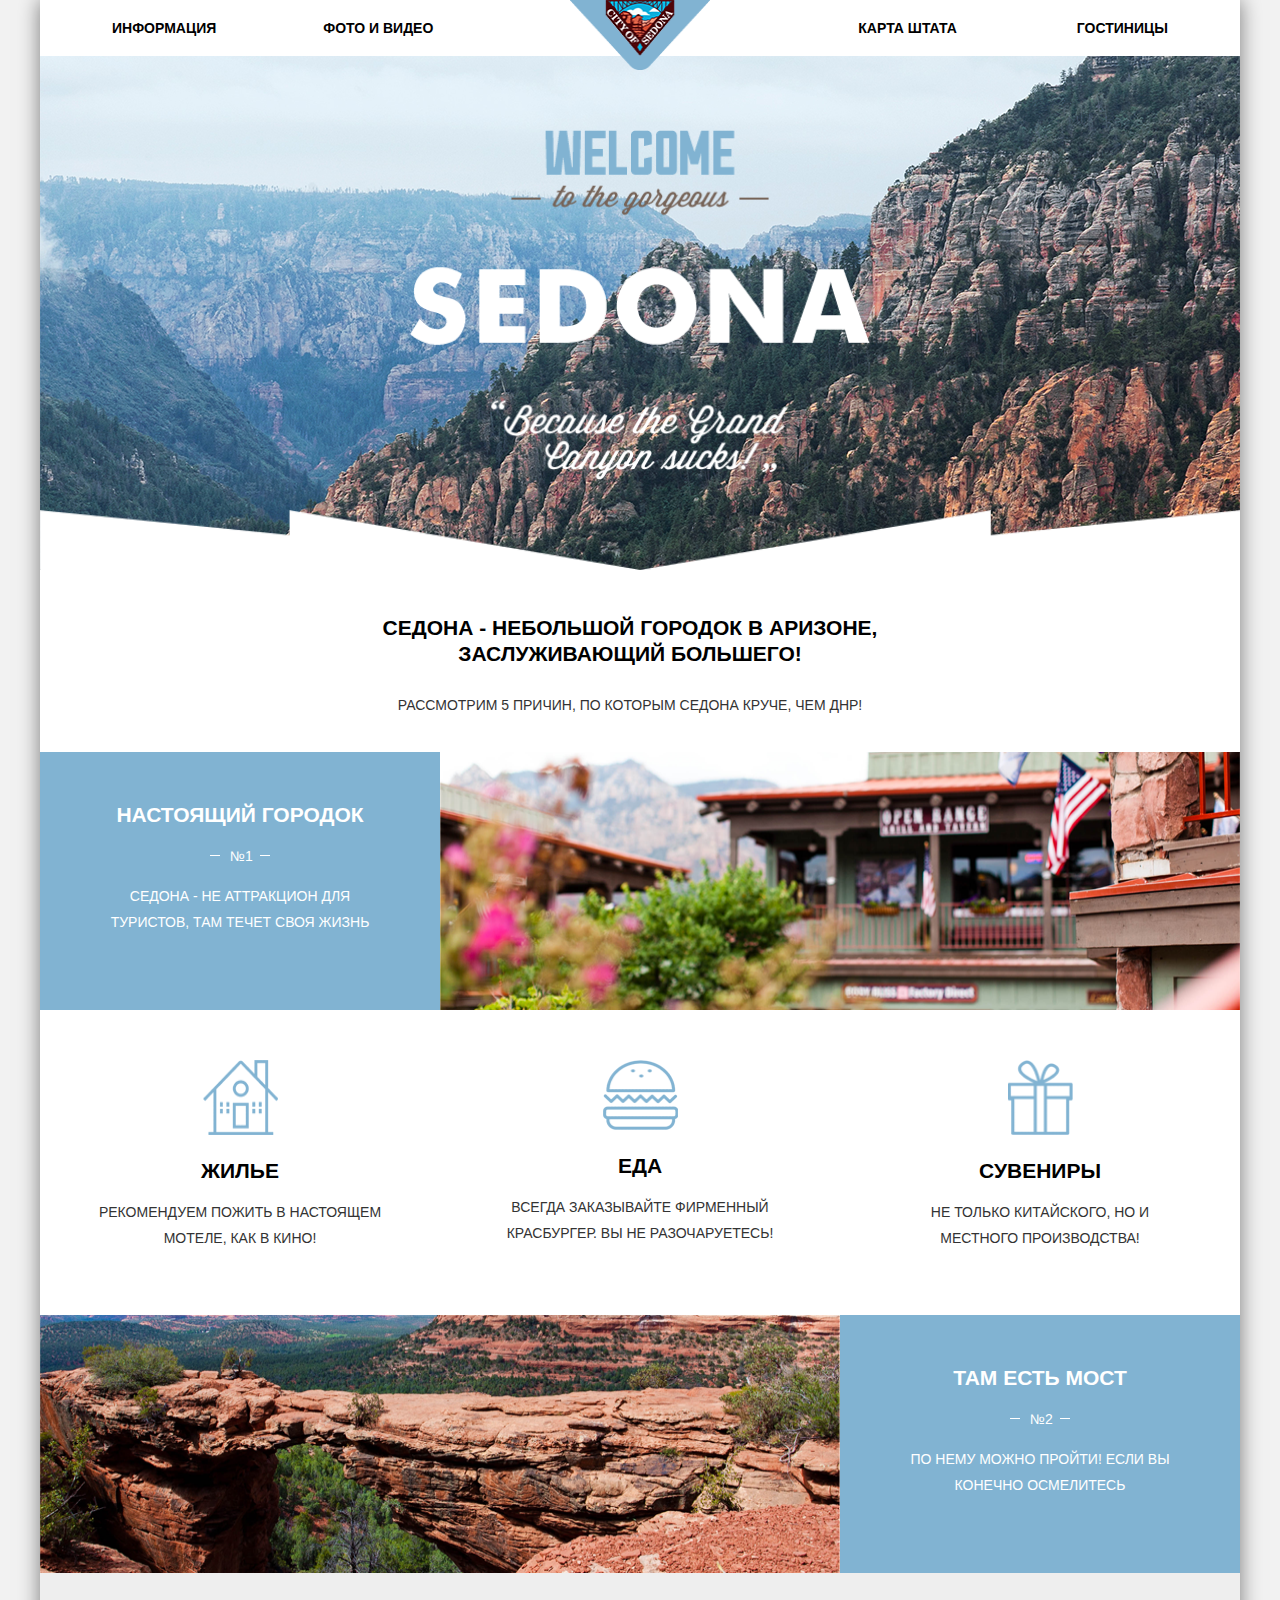
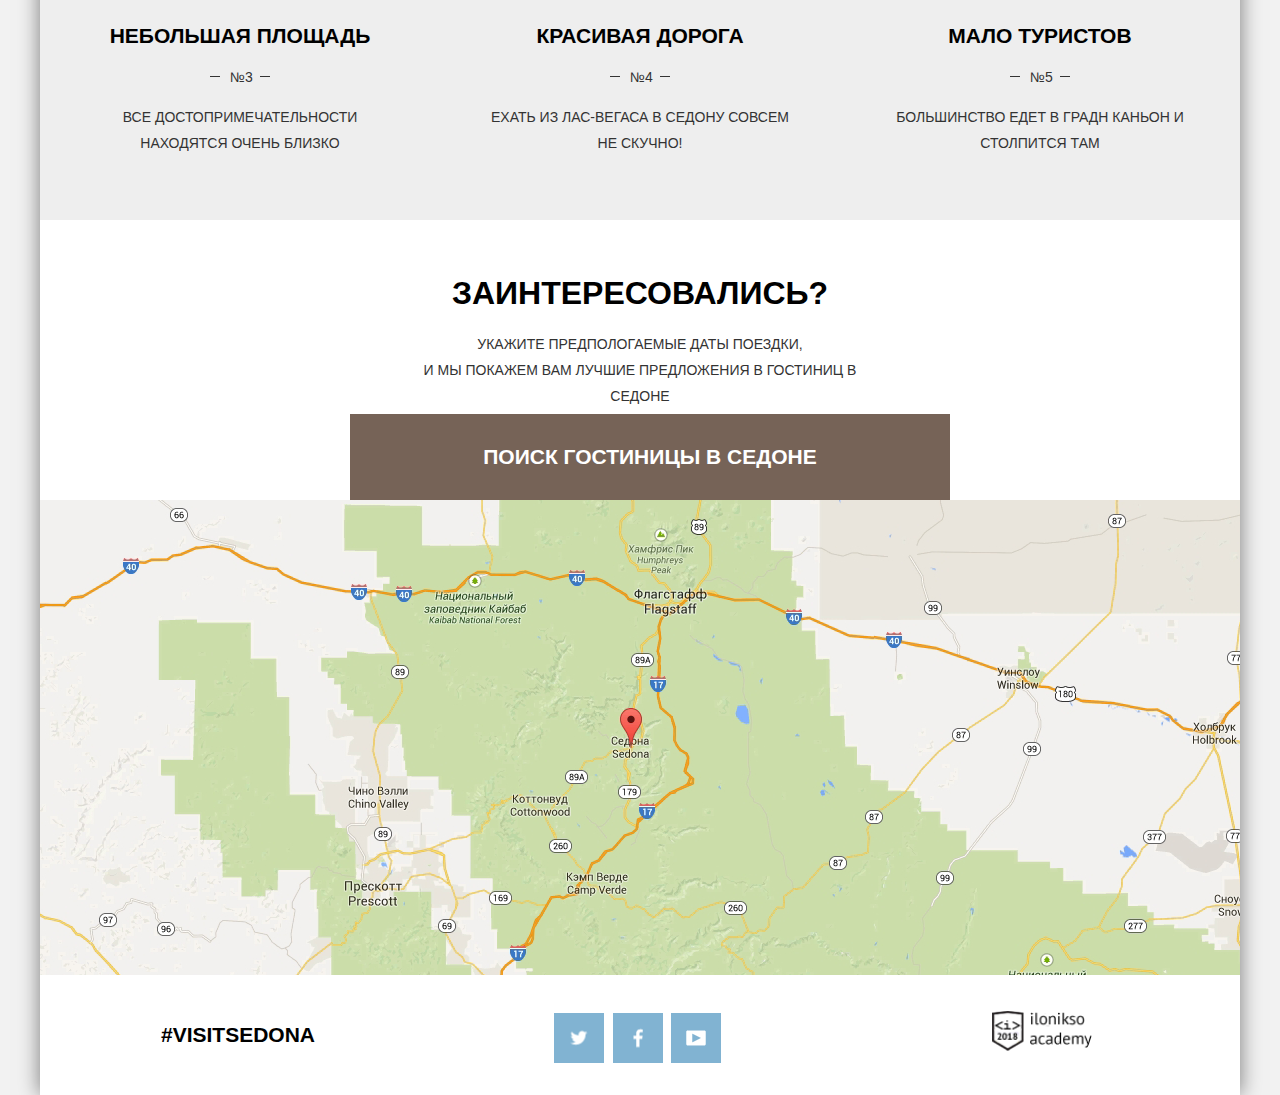
<file: index.html>
<!DOCTYPE html>
<html lang="en">
<head>
	<meta charset="UTF-8">
	<title>Sedona</title>
	<link rel="stylesheet" href="normalize.css">
	<link href="https://fonts.googleapis.com/css?family=Roboto:400,700" rel="stylesheet">
	<link rel="stylesheet" href="style.css">
	<link rel="icon" href="img/icon.png">
</head>
<body>
	<header class="index-header">
		<nav class="main-navigation">
			<ul class="main-menu">
				<li><a href="index.html">Информация</a></li>
				<li><a href="#">Фото и видео</a></li>
				<li><a href="#"><img src="img/sedona_logo.png" alt="Sedona logo" width="140" height="70"></a></li>
				<li><a href="#map">Карта штата</a></li>
				<li><a href="hotels.html">Гостиницы</a></li>
			</ul>
		</nav>
		<div class="header-image">
<!--			<img src="img/header_img.png" alt="logo image">-->
			
			<div class="header-image-text"><img src="img/header_img_text.png" alt="header-text" width="460" height="350"></div>
			<div class="header-image-add"><img src="img/header_img_add.png" alt="add-image" width="1200" height="60"></div>
		</div>
	</header>
	<main>
		<div class="header-article">
			<h2 class="header-title">Седона - небольшой городок в аризоне, заслуживающий большего!</h2>
			<p class="header-text">Рассмотрим 5 причин, по которым седона круче, чем днр!</p>
		</div>
		<div class="main-content">
			
			<div class="feature-wrap">
				<div class="feature feature-blue">
					<h3 class="feature-header">Настоящий городок</h3>
					<div class="feature-nmbr">№1</div>
					<p class="feature-text">Седона - не аттракцион для туристов, там течет своя жизнь</p>
				</div>
				<div class="sedona-img-right">
				<img src="img/img_rigth.png" alt="sedona-image-1" width="800" height="260">
				</div>
			</div>
			<div class="feature-wrap">
				<div class="feature main-feature col-right">
					<div class="main-feature-picture"><img src="img/feature_house.png" alt="house" width="75" height="75"></div>
					<h3 class="feature-header">Жилье</h3>
					<p class="feature-text">Рекомендуем пожить в настоящем мотеле, как в кино!</p>
				</div>
				<div class="feature main-feature col-center">
					<div class="main-feature-picture"><img src="img/feature_food.png" alt="food" width="75" height="70"></div>
					<h3 class="feature-header">Еда</h3>
					<p class="feature-text">Всегда заказывайте фирменный красбургер. Вы не разочаруетесь!</p>
				</div>
				<div class="feature main-feature">
					<div class="main-feature-picture"><img src="img/feature_gift.png" alt="gifts" width="65" height="75"></div>
					<h3 class="feature-header">Сувениры</h3>
					<p class="feature-text">Не только китайского, но и местного производства!</p>
				</div>
			</div>
			<div class="feature-wrap">
				<div class="sedona-img-left"><img src="img/img_left.png" alt="sedona-image-2" width="800" height="260"></div>
				<div class="feature feature-blue">
					<h3 class="feature-header">Там есть мост</h3>
					<div class="feature-nmbr">№2</div>
					<p class="feature-text">По нему можно пройти! Если вы конечно осмелитесь</p>
				</div>
			</div>
			<div class="feature-wrap">
				<div class="feature">
					<h3 class="feature-header">Небольшая площадь</h3>
					<div class="feature-nmbr">№3</div>
					<p class="feature-text">Все достопримечательности находятся очень близко</p>
				</div>
				<div class="feature">
					<h3 class="feature-header">Красивая дорога</h3>
					<div class="feature-nmbr">№4</div>
					<p class="feature-text">Ехать из Лас-Вегаса в Седону совсем не скучно!</p>
				</div>
				<div class="feature">
					<h3 class="feature-header">Мало туристов</h3>
					<div class="feature-nmbr">№5</div>
					<p class="feature-text">Большинство едет в Градн Каньон и столпится там</p>
				</div>
			</div>
			<div class="search-block">
				<div class="search-item">
					<h2 class="searh-title">Заинтересовались?</h2>
					<p class="search-text">Укажите предпологаемые даты поездки,<br> и мы покажем вам лучшие предложения в гостиниц в Седоне</p>
					<a href="" class="btn search-btn">Поиск гостиницы в седоне</a>
				</div>
				
				
			</div>
			
		</div>
		
	</main>
	<div class="map">
		<a name="map"></a>
		<iframe src="https://www.google.com/maps/embed?pb=!1m18!1m12!1m3!1d704576.0143903493!2d-112.00406483225447!3d34.88146310061349!2m3!1f0!2f0!3f0!3m2!1i1024!2i768!4f13.1!3m3!1m2!1s0x872da132f942b00d%3A0x5548c523fa6c8efd!2z0KHQtdC00L7QvdCwLCDQkNGA0LjQt9C-0L3QsCA4NjMzNiwg0KHQqNCQ!5e0!3m2!1sru!2sua!4v1517848163316" width="1200" height="475" frameborder="0" style="border:0" allowfullscreen></iframe>
		
	</div>
	
	<footer>
	<div class="footer-wrap">
		<div class="footer-hash ">#Visitsedona</div>
		<div class="social">
			<a href="" class="social-btn social-tw">Твитор</a>
			<a href="" class="social-btn social-fb">Фейбук</a>
			<a href="" class="social-btn social-yt">Ютаб</a>
		</div>
		<div class="producer">
			
			<a href="#"><img src="img/ilonikso_logo.png" alt="ilonikso_ltd" width="100" height="40"></a>
		</div>
		</div>
	</footer>
</body>
</html>
</file>
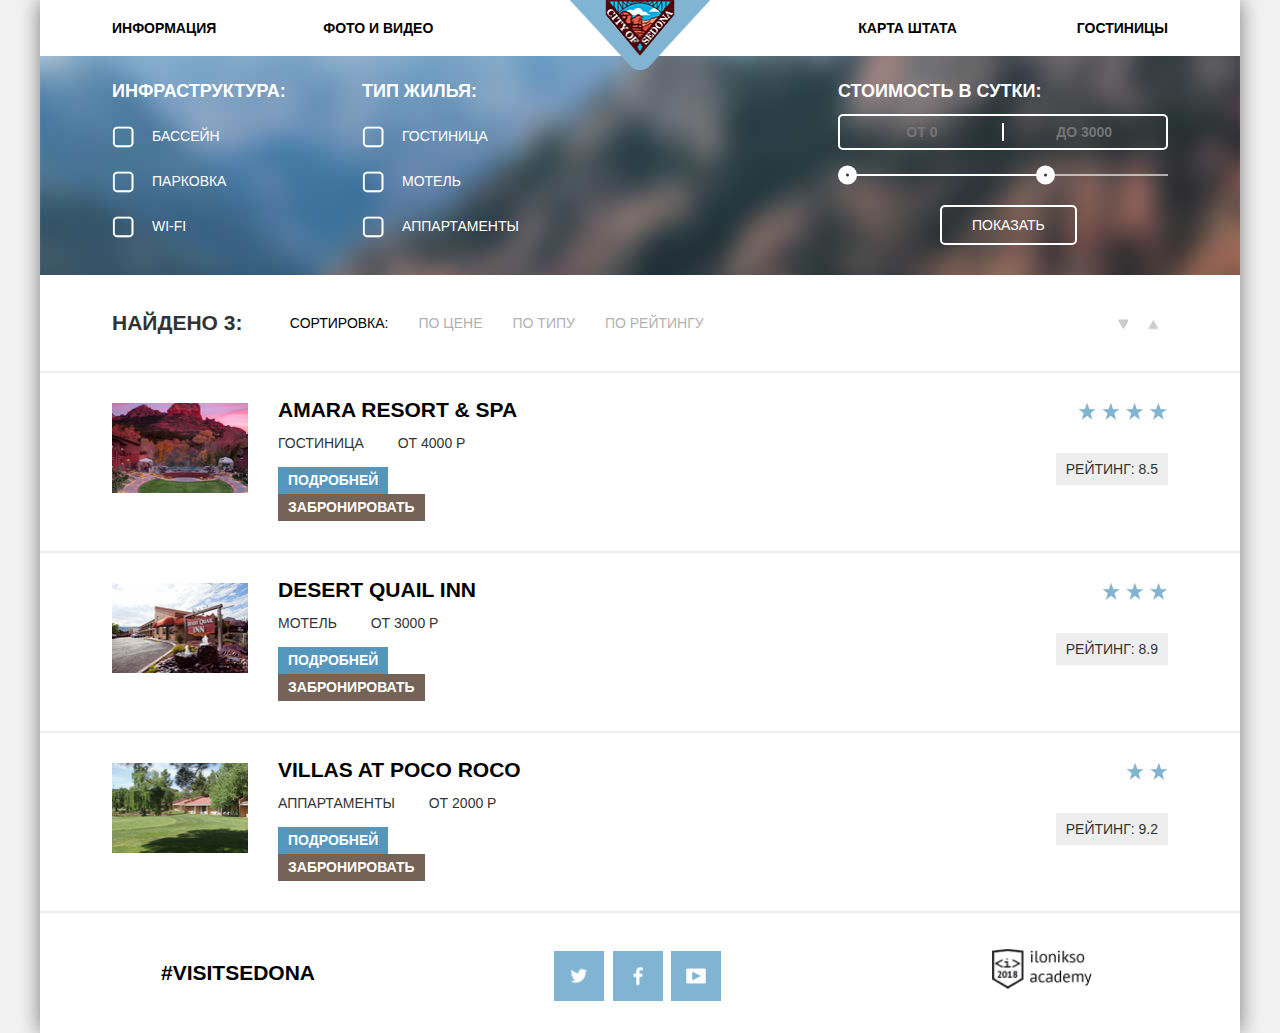
<file: hotels.html>
<!DOCTYPE html>
<html lang="en">
<head>
	<meta charset="UTF-8">
	<title>Sedona hotels</title>
	<link rel="stylesheet" href="normalize.css">
	<link href="https://fonts.googleapis.com/css?family=Roboto:400,700" rel="stylesheet">
	<link rel="stylesheet" href="style.css">
	
</head>
<body>
  <header class="hotels-header hotels-container ">
	<nav class="main-navigation clearfix">
			<ul class="main-menu">
				<li><a href="index.html">Информация</a></li>
				<li><a href="#">Фото и видео</a></li>
				<li><a href="#"><img src="img/sedona_logo.png" alt="Sedona logo" width="140" height="70"></a></li>
				<li><a href="index.html#map">Карта штата</a></li>
				<li><a href="#">Гостиницы</a></li>
			</ul>
		</nav>
		<div class="filter ">
		<form  action="" class="hotels-form " method="post">
			<div class="filter-list">
			<div class="filter-title">Инфраструктура:</div>
			<input type="checkbox" id="ch1"><label for="ch1"> Бассейн</label>
			<input type="checkbox" id="ch2"><label for="ch2"> Парковка</label>
			<input type="checkbox" id="ch3"><label for="ch3">Wi-Fi</label>
			</div>
			<div class="filter-list">
			<div class="filter-title">Тип жилья:</div>
			<input type="checkbox" id="ch4"><label for="ch4"> Гостиница</label>
			<input type="checkbox" id="ch5"><label for="ch5"> Мотель</label>
			<input type="checkbox" id="ch6"><label for="ch6"> Аппартаменты</label>
			</div>
			<div class="price">
				<div class="filter-title">Стоимость в сутки:</div>
				<div class="input-price">
			<input type="text" placeholder="От 0" name="min-price">
			<input type="text" placeholder="До 3000" name="max-price">
			</div>
			<div class="mark-block">
				<div class="mark-bar"></div>
					<div class="mark-bar-active"></div>
					<div class="mark mark-min"></div>
					<div class="mark mark-max"></div>
				
			</div>
			<button type="submit" class="form-btn">Показать</button>
			</div>
		</form>
		</div>
	</header>
	
<main class="hotels-container clearfix">
	<div class="sort clearfix">
		<div class="sort-title">Найдено 3:</div>
		
		<ul class="sort-list ">
			<li class="sort-item"><a>Сортировка:</a></li>
			<li class="sort-item"><a href="#">По цене</a></li>
			<li class="sort-item"><a href="#">По типу</a></li>
			<li class="sort-item"><a href="#">По рейтингу</a></li>
			<li class="sort-item"><a href="#">Вверх</a></li>
			<li class="sort-item"><a href="#">Вниз</a></li>
		</ul>
	</div>
	<div class="hotels-list">
		<div class="hotel-item clearfix">
			<div class="hotel-item-right">
			<div class="hotel-img"><img src="img/amara.png" alt="amara resort" width="136" height="90"></div>
			<div class="hotel-discr"><h2>Amara resort &amp; spa</h2>
			<span class="hotel-item-type">Гостиница</span>
			<span class="hotel-item-price">от 4000 Р</span>
			<a href="" class="btn">Подробней</a><a href="" class="btn add-btn">забронировать</a>
			</div>
			</div>
			<div class="rait-left">
				<div class="star 4-star"></div>
				<div class="raiting">Рейтинг: 8.5</div>
			</div>
		</div>
		<div class="hotel-item clearfix">
			<div class="hotel-item-right">
				<div class="hotel-img"><img src="img/desert.png" alt="amara resort" width="136" height="90"></div>
			<div class="hotel-discr"><h2>Desert quail inn</h2>
			<span class="hotel-item-type">Мотель</span>
			<span class="hotel-item-price">от 3000 Р</span>
			<a href="" class="btn">Подробней</a><a href="" class="btn add-btn">забронировать</a>
				</div></div>
			<div class="rait-left">
				<div class="star star-3"></div>
				<div class="raiting">Рейтинг: 8.9</div>
			</div>
		</div>
		<div class="hotel-item clearfix">
			<div class="hotel-item-right">
				<div class="hotel-img"><img src="img/villas.png" alt="amara resort" width="136" height="90"></div>
			<div class="hotel-discr"><h2>Villas at poco Roco</h2>
			<span class="hotel-item-type">Аппартаменты</span>
			<span class="hotel-item-price">от 2000 Р</span>
			<a href="" class="btn">Подробней</a><a href="" class="btn add-btn">забронировать</a>
				</div></div>
			<div class="rait-left">
				<div class="star star-2"></div>
				<div class="raiting">Рейтинг: 9.2</div>
			</div>
		</div>
	</div>
</main>
<footer>
	<div class="footer-wrap">
		<div class="footer-hash ">#Visitsedona</div>
		<div class="social">
			<a href="" class="social-btn social-tw">Твитор</a>
			<a href="" class="social-btn social-fb">Фейбук</a>
			<a href="" class="social-btn social-yt">Ютаб</a>
		</div>
		<div class="producer">
			
			<a href="#"><img src="img/ilonikso_logo.png" alt="ilonikso_ltd" width="100" height="40"></a>
		</div>
		</div>
	</footer>
</body>
</html>
</file>
<file: style.css>
html,
body {
 	width: 1200px;
    
    margin: 0 auto;
    padding: 0;
    
}
html {
	background: #f2f2f2;
}
body {
	font-family: 'PT Sans', sans-serif;
	font-weight: normal;
	line-height: 26px;
	font-size: 14px;
	text-transform: uppercase;
	color: #333333;
	background: #fff;
	box-shadow:  0 0 20px rgba(0,0,0,0.5);
}

body h2,
body h3 {
	line-height: 26px;
	font-size: 21px;
	color: #000000;
	
	margin-top: 25px;
	margin-bottom: 25px;
}

.container {
    width: 1200px;
    margin: 0 auto;
    padding: 0;
	
}
.clearfix:after {
    content: "";
    display: table;
    clear: both;
}

.main-navigation ul {
	margin: 0 6%;
	padding: 0;
	position: relative;
	background: #ffffff;
	z-index: 100;
	
}
.main-navigation::before{
	content: "";
	width: 100%;
	height: 56px;
	background-color: #fff;
	z-index: 10;
	
	position: absolute;
	top: 0;
	left: 0;
	
	
}
.main-navigation li {
	list-style: none;
}
.main-navigation a{
	display: inline-block;
	float: left;
	padding-top: 15px;
	padding-bottom: 15px;
	background-color: transparent;
	
	text-decoration: none;
	font-weight: 700;
	color: #000000;
	vertical-align: top;
	text-align: left;
	width: 20%;
}
.main-navigation li:nth-child(3) a {
	text-align: center;
	padding: 0;
}
.main-navigation li:nth-child(4) a,
.main-navigation li:nth-child(5) a{
	text-align: right;
}


.index-header {
	background-image: url("img/header_img.png") ;
	position:relative;
	width: 100%;
	height: 570px;
	
}
.header-image-text {
	position: absolute;
	left: 50%;
	top: 130px;
	transform: translate(-50%);
}
.header-image-add img {
	position: absolute;
	left: 0;
	bottom: 0;
}

.header-article {
	display: inline-block;
	
	text-align: center;
	width: 580px;
	margin-top: 20px;
	padding-bottom: 20px;
	margin-left: 25%;
	margin-right: 25%;
	
}
.feature-wrap {
	display: flex;
	
}
.feature-wrap img{
	padding: 0;
	margin: 0;
}
.feature {
	width: 33.33%;
	background-color: #eeeeee;
	
	text-align: center;
	padding: 50px;
	
	
	
	
}
.feature h3 {
	padding: 0;
	margin: 0;
	margin: 15px;
	margin-top: 0;
}
.feature-nmbr {
	padding-left: 20px;
	padding-right: 20px;
	
	width: 20px;
	margin: 0 auto;
	position: relative;
}
.feature-nmbr::before{
	content: '';
	width: 10px;
	height: 1px;
	background: #333;
	position: absolute;
	top: 50%;
	left: 0;
	margin-top: -1px;
}
.feature-nmbr::after{
	content: '';
	width: 10px;
	height: 1px;
	background: #333;
	position: absolute;
	top: 50%;
	right: 0;
	margin-top: -1px;
}
.feature-blue {
	background: #81b3d2;
	color: #fff;
	width: 33.33%;
}
.feature-blue .feature-nmbr::after,
.feature-blue .feature-nmbr::before {
	background: #fff;
}
.feature-blue h3 {
	color: #fff;
}

.sedona-img-right img,
.sedona-img-left img{
	margin-bottom: -10px;
}

.main-feature {
	background-color: #fff;
	
}
.main-feature h3{
	margin-top: 15px;
}
.search-block{
	text-align: center;
	display: block;
	margin: 0 auto;
	width: 480px;
	height: 180px;
	padding: 50px;
	
	position: relative;
}
.search-block h2 {
	font-size: 32px;
	margin-top: 10px;
}
.search-block a{
	text-decoration: none;
	font-weight: bold;
	display: block;
	padding-top: 30px;
	padding-bottom: 30px;
	color: #fff;
	width: 100%;
	background-color: #766357;
	font-size: 21px;
	line-height: 26px;
	margin-top: 40px;
	margin-bottom: 0;
	position: absolute;
	bottom: 0;
	left: 0;
}
.map {
	display: block;
	float: left;
	height: 475px;
	width: 100%;
	background-image: url('img/map.png');
	content: '';
}





.sprite {
    background-image: url('img/spritesheet.png');
    background-repeat: no-repeat;
    display: block;
}

.sprite-4_star {
    width: 89px;
    height: 17px;
    background-position: -10px -10px;
}

.sprite-check_off {
    width: 22px;
    height: 22px;
    background-position: -119px -10px;
}

.sprite-check_on {
    width: 26px;
    height: 22px;
    background-position: -10px -52px;
}

.sprite-fb {
    width: 10px;
    height: 19px;
    background-position: -56px -52px;
}

.sprite-filter_bot {
    width: 11px;
    height: 10px;
    background-position: -86px -52px;
}

.sprite-filter_top {
    width: 11px;
    height: 10px;
    background-position: -117px -52px;
}

.sprite-ilonikso {
    width: 113px;
    height: 39px;
    background-position: -10px -94px;
}

.sprite-ilonikso_logo_1 {
    width: 113px;
    height: 39px;
    background-position: -161px -10px;
}

.sprite-tw {
    width: 17px;
    height: 15px;
    background-position: -148px -69px;
}

.sprite-yt {
    width: 20px;
    height: 16px;
    background-position: -185px -69px;
}


.footer-wrap{
	display: flex;
	width: 100%;
	justify-content: space-between;
	min-height: 120px;
	align-items: center;
}
.footer-hash{
	font-size: 21px;
	line-height: 26px;
	font-weight: bold;
	color: #000;
	width: 33%;
	text-align: center;
	
	
	
}
.social {
	width: 33%;
	text-align: center;
	
}
.social a{
	display: inline-block;
/*	float: left;*/
	margin-right: 5px;
	font-size: 0;
	width: 50px;
	height: 50px;
	background-color: #81b3d2;
	position: relative;
	
}
.social a::before{
	content: "";
	position: absolute;
	top: 50%;
	left: 50%;
	 transform: translate(-50%, -50%);
	background-image: url('img/spritesheet.png');
	background-repeat: no-repeat;
}
.social-tw::before {
	
	width: 17px;
    height: 15px;
    background-position: -148px -69px;
}
.social-fb::before {
	
	width: 10px;
    height: 19px;
    background-position: -56px -52px;
}
.social-yt::before {
	
	width: 20px;
    height: 16px;
    background-position: -185px -69px;
}

.social a:active {
	background-color: #5496bd;
}
.social .social-fb:active::before,
.social .social-yt:active::before,
.social .social-tw:active::before {
	opacity: 0.4;
}
.social a:hover {
	background-color: #669ec0;
}
.producer {
	width: 33%;
	
	text-align: center;
	
	position: relative;
	
}



/* -------------------------------------- 
---------------- HOTEL PAGE--------------
-----------------------------------------*/
.hotels-container {
	width: 100%;
	margin: 0 auto;
	border: 0;
	
	box-sizing: border-box;
}
.hotels-header {
	background-image: url("img/filter%20background.jpg") ;
	position:relative;
	width: 100%;
	height: 275px;
	
}

form input,
form label
{
	color: #fff;
	font-family: 'PT Sans', sans-serif;
	font-weight: normal;
	line-height: 21px;
	font-size: 14px;
	text-transform: uppercase;
	
}
.filter-title {
	font-weight: bold;
	color: #fff;
	margin-bottom: 10px;
	font-size: 18px;
	margin-top: -10px;
}
.hotels-form {
	margin-top: 10px;
	padding: 0 6%;
}
.filter-list {
	display: block;
	float: left;
	width: 150px;
	min-height: 200px;
	margin-right: 100px;
}
.filter-list label {
	display: block;
	float: left;
	width: 120px;
	padding: 12px;
	padding-left: 40px;
	position: relative;
	
	
}
.filter-list label:hover {

}

.filter-list input{
	display: none;
	position: relative;
}

.filter-list input + label::before {
	content: "";
	display: block;
	position: absolute;

	
	background-image: url('img/spritesheet.png');
    background-repeat: no-repeat;
	width: 22px;
    height: 22px;
    background-position: -119px -10px;
	left: 0;
}
.filter-list input:checked +label::after{
	content: "";
    position: absolute;
	background-image: url('img/spritesheet.png');
    background-repeat: no-repeat;
	
	left: 0;
     width: 26px;
    height: 22px;
    background-position: -10px -52px;
	
	
}


.price {
	float: right;
	
}
.price input {
	text-align: center;
	background-color: transparent;
	color: #fff;
	font-family: 'PT Sans', sans-serif;
	font-weight: bold;
	line-height: 21px;
	font-size: 14px;
	text-transform: uppercase;
	border: 0;
	height: 30px;
	width: 49%;
	
}
.price input:last-child{
	position: absolute;
	right: 0;
	top: 0;
}
.input-price {
	display: block;
	border: 2px solid #fff;
	border-radius: 5px;
	position: relative;
	
}
.input-price::before {
	content: '';
	width: 2px;
	height: 18px;
	background-color: #fff;
	position: absolute;
	top: 50%;
	left: 50%;
	transform: translate(-50%, -50%);
}
.mark-block {
	display: block;
	position: relative;
	width: 330px;
	min-height: 20px;
	margin-top: 15px;
	margin-bottom: 20px;
	
}
.mark-bar{
	display: block;
	width: 330px;
	height: 2px;
	background-color: #fff;
	opacity: 0.6;
	position: absolute;
	top: 50%;
	left: 0;
	margin-top: -1px;
}
.mark-bar-active {
	display: block;
	width: 60%;
	height: 2px;
	background-color: #fff;
	position: absolute;
	top: 50%;
	left: 0;
	margin-top: -1px;
}
.mark {
	display: block;
	width: 3px;
	height: 3px;
	border: 8px solid #fff;
	border-radius: 50%;
	background-color: #333;
	position: absolute;
	left: 0;
	top: 50%;
	transform: translate(0, -50%);
}
.mark:hover{
	background-color: #5496bd;
}
.mark-max {
	left: 60%;
}
.mark-min {
	
}
.form-btn {
	
	border: 2px solid #fff;
	border-radius: 5px;
	background-color: transparent;
	font-family: 'PT Sans', sans-serif;
	font-weight: normal;
	line-height: 26px;
	font-size: 14px;
	text-transform: uppercase;
	color: #fff;
	padding: 5px 30px;
	position: absolute;
	left: 75%;
	
}
.form-btn:hover {
	color: #000;
	background-color: #fff;
}
.sort {
	margin: 0 6%;
/*	border: 1px solid red;*/
	position: relative;
}
.sort-title{
margin-bottom: 35px;
margin-top: 35px;
	width: 13%;
	font-weight: bold;
	line-height: 26px;
	font-size: 21px;
	
	
}
.sort ul {
	padding: 0;
	margin: 0;
	list-style: none;
	
}
.sort-list{
	display: block;
	float: right;
	
	width: 86%;
	position: absolute;
	right: -30px;	
/*	top: 50%;*/
	top: 25%;
	transform: translate(0, -50%);
	
}
.sort-list a{
	display: inline-block;
	text-decoration: none;
	color: #b1b1b1;
	
}
.sort-list a:hover {
	color: #5496bd;
	font-weight: 550;
}
.sort-list li:first-child a:hover{
	font-weight: 500;
}
.sort-list li{
	float: left;
	margin-right: 30px;
}
.sort-list li:first-child a{
	
	color: #000;

}
.sort-list li:nth-child(5) ,
.sort-list li:nth-child(6) {
	float: right;
	
	
}
.sort-list li:nth-child(5) a ,
.sort-list li:nth-child(6) a{
	width: 10px;
	height: 10px;
	margin: 10px;
	
	
	font-size: 0;
	
	
}
.sort-list li:nth-child(5) a{
	background-image: url('img/filter_top.png');
	
}
.sort-list li:nth-child(6) a{
	background-image: url('img/filter_bot.png');
	
}
	
	
}
.sort-list li:nth-child(5) {
	margin-right: 0;
}.sort-list li:nth-child(6) {
	margin-right: 0;
}

.hotel-item {
	display: block;
	
	min-height: 90px;
	border-top: 2px solid #eee;
	padding: 0 6%;
	padding: 30px 6%;
/*	box-sizing: content-box;*/
	
}

.hotel-item:last-child {
	border-bottom: 2px solid #eee;
}

.container {
	width: 100%;
	margin: 0 auto;
	
}
.hotel-item img {
	float: left;
	padding-right: 30px;
}
.hotel-item img:hover {
	
}
.hotel-item h2{
	line-height: 21px;
	font-size: 21px;
	margin: 0;
	padding: 0;
	margin-bottom: 10px;
	margin-top: -4px;
}
.hotel-item span{
	line-height: 21px;
	font-size: 14px;
	margin: 0;
	padding: 0;
	display: inline-block;
	margin-bottom: 13px;
	margin-right: 30px;
	color: #333;
}
.hotel-discr {
	display: block;
	width: 260px;
	min-height: 90px;
	float: left;
	position: relative;
}
.btn {
	display: block;
	padding: 3px 10px;
	text-decoration: none;
	line-height: 21px;
	font-size: 14px;
	float: left;
	color: #fff;
	font-weight: bold;
	background-color: #5496bd;
	margin-right: 10px;
}
.add-btn {
	background-color: #766357;
}
.btn:hover {
	opacity: 0.9;
	transform: scale(1.01);
}
.star {
	display: block;
	width: 90px;
	height: 17px;
	float: right;
	
	background-image: url('img/4_star.png');
	background-repeat: no-repeat;
}
.star-2 {
	background-position: 48px 0;
}
.star-3 {
	background-position: 24px 0;
}
.raiting {
	padding: 3px 10px;
	background-color: #eee;
	display: block;
	float: right;
	margin-top: 50px;
	margin-right: -90px;
}
</file>
